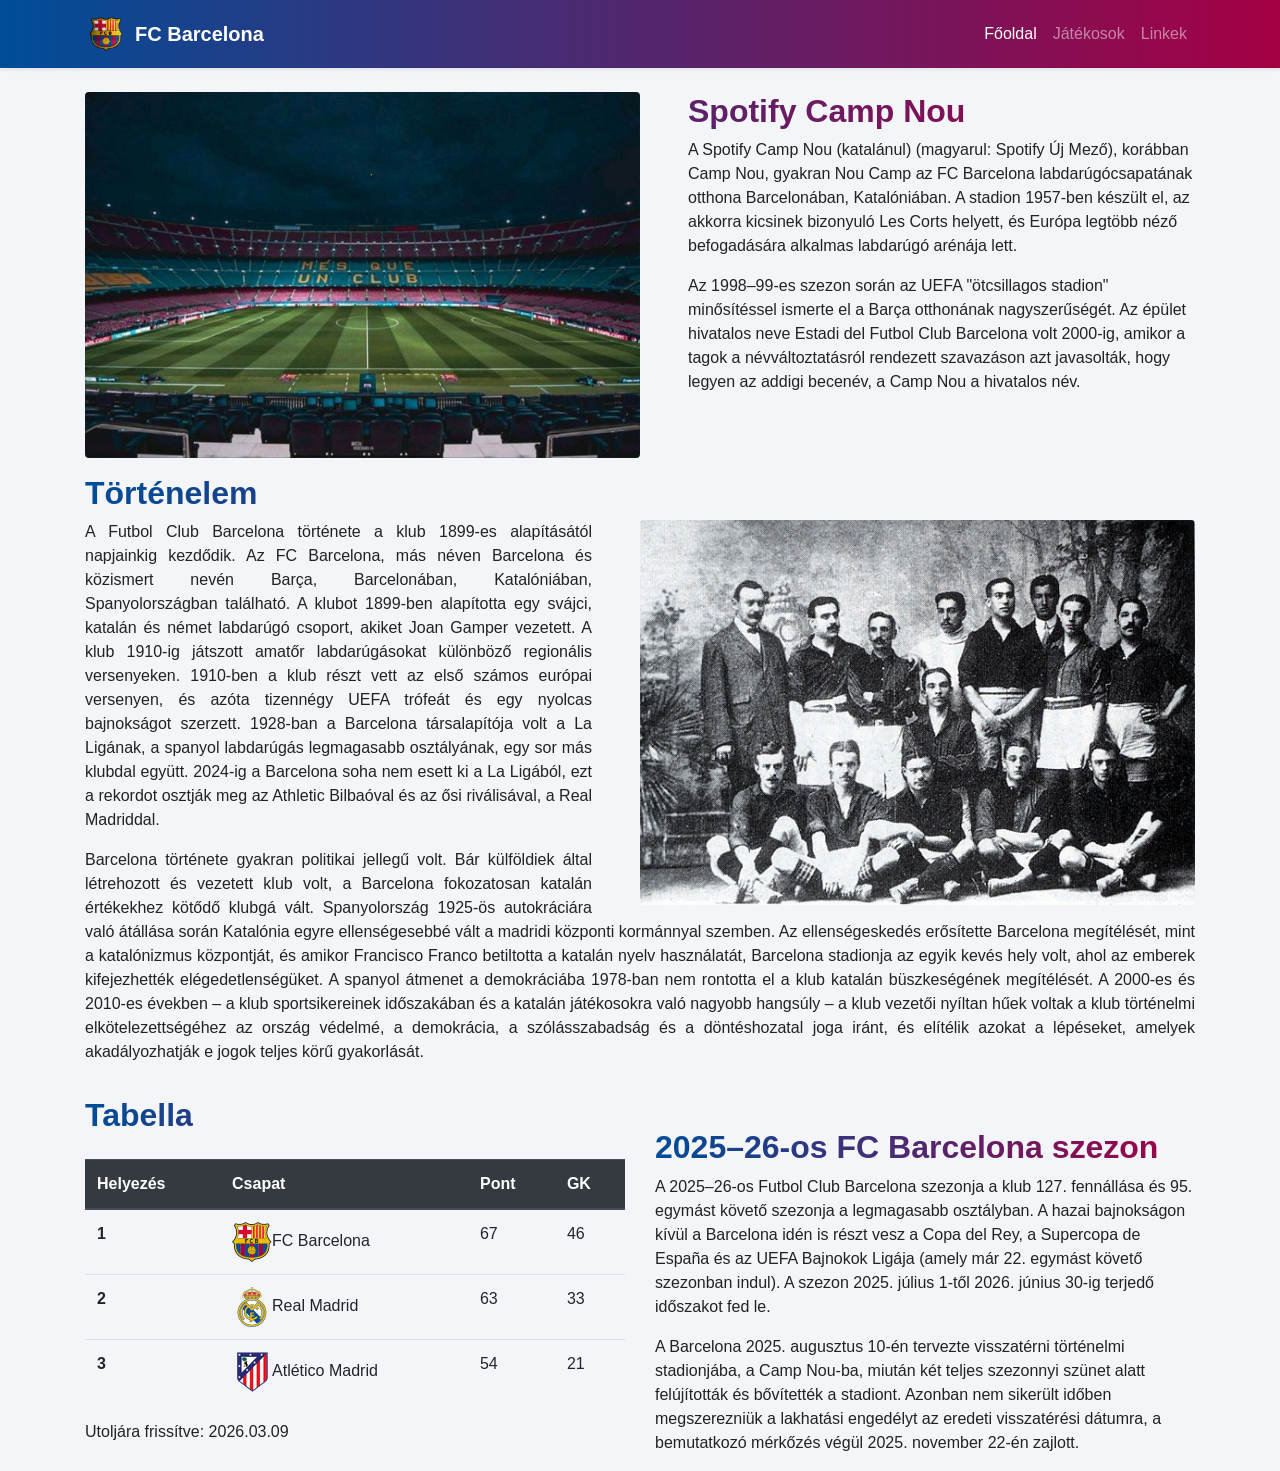
<file: index.html>
<!DOCTYPE html>
<html lang="hu">
<head>
    <meta charset="UTF-8">
    <meta name="viewport" content="width=device-width, initial-scale=1.0">
    <title>FC Barcelona - Főoldal</title>
    <link rel="shortcut icon" href="img/Barcanlogo.png" type="image/x-icon">
    <link rel="stylesheet" href="https://cdn.jsdelivr.net/npm/bootstrap@4.5.3/dist/css/bootstrap.min.css">
    <script src="https://code.jquery.com/jquery-3.5.1.slim.min.js"></script>
    <script src="https://cdn.jsdelivr.net/npm/bootstrap@4.5.3/dist/js/bootstrap.bundle.min.js"></script>
    <link rel="stylesheet" href="barca.css">
</head>
<body>

    <nav class="navbar navbar-expand-lg navbar-dark barca-navbar shadow-sm">
        <div class="container">
            <a class="navbar-brand d-flex align-items-center font-weight-bold" href="index.html">
                <img src="img/Barcanlogo.png" alt="Barcelona logó" class="barca-logo mr-2">
                FC Barcelona
            </a>
            <button class="navbar-toggler" type="button" data-toggle="collapse" data-target="#navbarMenu">
                <span class="navbar-toggler-icon"></span>
            </button>
            <div class="collapse navbar-collapse" id="navbarMenu">
                <ul class="navbar-nav ml-auto">
                    <li class="nav-item active"><a class="nav-link" href="index.html">Főoldal</a></li>
                    <li class="nav-item"><a class="nav-link" href="jatekosok.html">Játékosok</a></li>
                    <li class="nav-item "><a class="nav-link" href="link.html">Linkek</a></li>
                </ul>
            </div>
            
        </div>
    </nav>





<body>
    <div class="container">
        <div class="row  pt-4"> 
            
            <div class="col-12">
                <img src="img/stadion.jpg" alt="Stadium"
                    class="img-fluid d-block mr-5 float-left rounded w-50">
                <h2 class="text-info"> Spotify Camp Nou</h2>
                <p> A Spotify Camp Nou (katalánul) (magyarul: Spotify Új Mező), korábban Camp Nou, gyakran Nou Camp az FC Barcelona
                labdarúgócsapatának otthona Barcelonában, Katalóniában. A stadion 1957-ben készült el, az akkorra kicsinek bizonyuló Les
                Corts helyett, és Európa legtöbb néző befogadására alkalmas labdarúgó arénája lett.</p>
                <p>Az 1998–99-es szezon során az
                UEFA "ötcsillagos stadion" minősítéssel ismerte el a Barça otthonának nagyszerűségét. Az épület hivatalos neve Estadi
                del Futbol Club Barcelona volt 2000-ig, amikor a tagok a névváltoztatásról rendezett szavazáson azt javasolták, hogy
                legyen az addigi becenév, a Camp Nou a hivatalos név.</p>
                
            </div>
            <div class="col-12">
                <h2 class="text-info mt-3" >Történelem</h2>
                <img src="img/tortenelem.jpg"
                    class="img-fluid d-block  ml-5 float-right rounded w-50" alt="Történelmi kép">
                
                <p class="text-justify">A Futbol Club Barcelona története a klub 1899-es alapításától napjainkig kezdődik. Az FC Barcelona, más néven Barcelona
                és közismert nevén Barça, Barcelonában, Katalóniában, Spanyolországban található. A klubot 1899-ben alapította egy
                svájci, katalán és német labdarúgó csoport, akiket Joan Gamper vezetett. A klub 1910-ig játszott amatőr labdarúgásokat
                különböző regionális versenyeken. 1910-ben a klub részt vett az első számos európai versenyen, és azóta tizennégy UEFA
                trófeát és egy nyolcas bajnokságot szerzett. 1928-ban a Barcelona társalapítója volt a La Ligának, a spanyol labdarúgás
                legmagasabb osztályának, egy sor más klubdal együtt. 2024-ig a Barcelona soha nem esett ki a La Ligából, ezt a rekordot
                osztják meg az Athletic Bilbaóval és az ősi riválisával, a Real Madriddal.</p>
                               <p class="text-justify">Barcelona története gyakran politikai jellegű volt. Bár külföldiek által létrehozott és vezetett klub volt, a Barcelona
                fokozatosan katalán értékekhez kötődő klubgá vált. Spanyolország 1925-ös autokráciára való átállása során Katalónia
                egyre ellenségesebbé vált a madridi központi kormánnyal szemben. Az ellenségeskedés erősítette Barcelona megítélését,
                mint a katalónizmus központját, és amikor Francisco Franco betiltotta a katalán nyelv használatát, Barcelona stadionja
                az egyik kevés hely volt, ahol az emberek kifejezhették elégedetlenségüket. A spanyol átmenet a demokráciába 1978-ban
                nem rontotta el a klub katalán büszkeségének megítélését. A 2000-es és 2010-es években – a klub sportsikereinek
                időszakában és a katalán játékosokra való nagyobb hangsúly – a klub vezetői nyíltan hűek voltak a klub történelmi
                elkötelezettségéhez az ország védelmé, a demokrácia, a szólásszabadság és a döntéshozatal joga iránt, és elítélik azokat
                a lépéseket, amelyek akadályozhatják e jogok teljes körű gyakorlását.</p>
                            </div>
        </div>
        <div class="row">
            <div class="col-md-6">
                <h2 class="py-3 text-info">Tabella</h2>
                <table class="table">
                    <thead class="thead-dark">
                        <tr>
                            <th scope="col">Helyezés</th>
                            <th scope="col">Csapat</th>
                            <th scope="col">Pont</th>
                            <th scope="col">GK</th>
                        </tr>
                    </thead>
                    <tbody>
                        <tr>
                            <th scope="row">1</th>
                            <td><img src="img/Barcaklogo.jpg" alt="">FC Barcelona</td>
                            <td>67</td>
                            <td>46</td>
                        </tr>
                        <tr>
                            <th scope="row">2</th>
                            <td><img src="img/Reallogo.jpg" alt="">Real Madrid</td>
                            <td>63</td>
                            <td>33</td>
                        </tr>
                        <tr>
                            <th scope="row">3</th>
                            <td><img src="img/atletico.jpg" alt="">Atlético Madrid</td>
                            <td>54</td>
                            <td>21</td>
                        </tr>
                
                    </tbody>
                
                </table>
                <footer>Utoljára frissítve: 2026.03.09</footer>

            </div>
            <div class="col-md-6 pt-5">
                <h2 class="text-info">2025–26-os FC Barcelona szezon</h2>
                <p>A 2025–26-os Futbol Club Barcelona szezonja a klub 127. fennállása és 95. egymást követő szezonja a legmagasabb
                osztályban. A hazai bajnokságon kívül a Barcelona idén is részt vesz a Copa del Rey, a Supercopa de España és az UEFA
                Bajnokok Ligája (amely már 22. egymást követő szezonban indul). A szezon 2025. július 1-től 2026. június 30-ig terjedő
                időszakot fed le.</p>
                <p>A Barcelona 2025. augusztus 10-én tervezte visszatérni történelmi stadionjába, a Camp Nou-ba, miután két teljes
                szezonnyi szünet alatt felújították és bővítették a stadiont.  Azonban nem sikerült időben megszerezniük a lakhatási
                engedélyt az eredeti visszatérési dátumra, a bemutatkozó mérkőzés végül 2025. november 22-én zajlott.</p>


            </div>
        </div>
    </div>



</body>
</html>
</file>
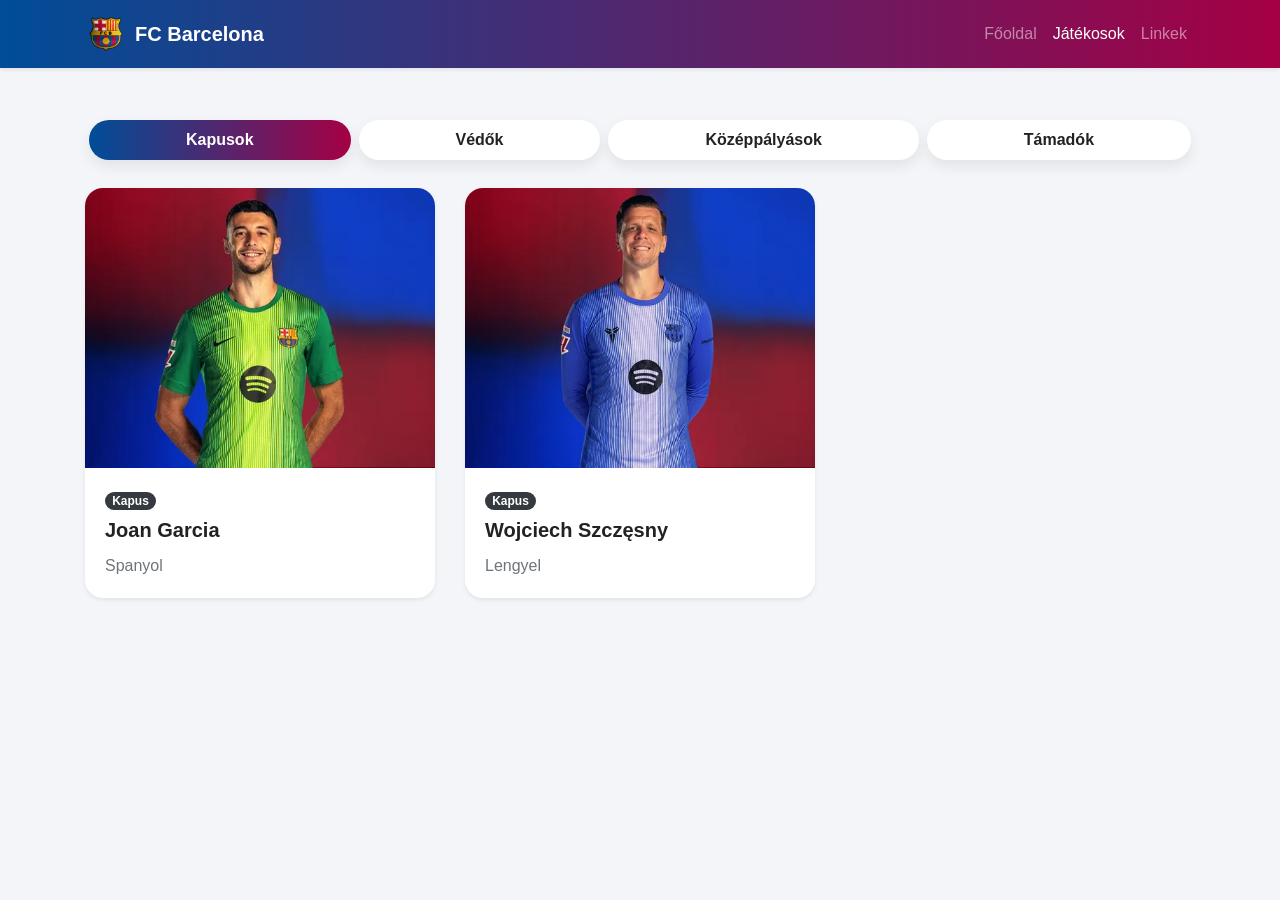
<file: jatekosok.html>
<!DOCTYPE html>
<html lang="hu">

<head>
    <meta charset="UTF-8">
    <meta name="viewport" content="width=device-width, initial-scale=1.0">
    <title>FC Barcelona - Játékosok</title>
    <link rel="shortcut icon" href="img/Barcanlogo.png" type="image/x-icon">
    <link rel="stylesheet" href="https://cdn.jsdelivr.net/npm/bootstrap@4.5.3/dist/css/bootstrap.min.css">
    <link rel="stylesheet" href="barca.css">
</head>

<body>
   
    <nav class="navbar navbar-expand-lg navbar-dark barca-navbar shadow-sm">
        <div class="container">
            <a class="navbar-brand d-flex align-items-center font-weight-bold" href="index.html">
                <img src="img/Barcanlogo.png" alt="Barcelona logó" class="barca-logo mr-2">

                FC Barcelona
            </a>
            <button class="navbar-toggler" type="button" data-toggle="collapse" data-target="#navbarMenu">
                <span class="navbar-toggler-icon"></span>
            </button>
            <div class="collapse navbar-collapse" id="navbarMenu">
                <ul class="navbar-nav ml-auto">
                    <li class="nav-item">
                        <a class="nav-link" href="index.html">Főoldal</a>
                    </li>
                    <li class="nav-item active">
                        <a class="nav-link" href="jatekosok.html">Játékosok</a>
                    </li>
                    <li class="nav-item "><a class="nav-link" href="link.html">Linkek</a></li>
                </ul>
            </div>
        </div>
    </nav>

    <main class="py-5">
        <div class="container">
     
            <ul class="nav nav-pills nav-fill player-tabs mb-4" id="playerTabs" role="tablist">
                <li class="nav-item">
                    <a class="nav-link active" id="kapusok-tab" data-toggle="pill" href="#kapusok"
                        role="tab">Kapusok</a>
                </li>
                <li class="nav-item">
                    <a class="nav-link" id="vedok-tab" data-toggle="pill" href="#vedok" role="tab">Védők</a>
                </li>
                <li class="nav-item">
                    <a class="nav-link" id="kozeppalyasok-tab" data-toggle="pill" href="#kozeppalyasok"
                        role="tab">Középpályások</a>
                </li>
                <li class="nav-item">
                    <a class="nav-link" id="tamadok-tab" data-toggle="pill" href="#tamadok" role="tab">Támadók</a>
                </li>
            </ul>
            <div class="tab-content">
               
                <div class="tab-pane fade show active" id="kapusok" role="tabpanel">
                    <div class="row">
                        <div class="col-sm-6 col-lg-4 mb-4">
                            <a href="https://www.fcbarcelona.com/en/football/first-team/players/110491/joan-garcia" class="player-link">
                                <div class="card player-card h-100 border-0 shadow-sm">
                                    <img src="img/kapus1.jpg" class="card-img-top player-img" alt="Joan Garcia">
                                    <div class="card-body">
                                        <span class="badge badge-pill badge-dark mb-2">Kapus</span>
                                        <h5 class="card-title font-weight-bold">Joan Garcia</h5>
                                        <p class="card-text text-muted mb-0">Spanyol</p>
                                    </div>
                                </div>
                            </a>
                        </div>
                        <div class="col-sm-6 col-lg-4 mb-4">
                            <a href="https://www.fcbarcelona.com/en/football/first-team/players/3543/wojciech-szczesny" class="player-link">
                                <div class="card player-card h-100 border-0 shadow-sm">
                                    <img src="img/kapus2.jpg" class="card-img-top player-img" alt="Wojciech Szczęsny">
                                    <div class="card-body">
                                        <span class="badge badge-pill badge-dark mb-2">Kapus</span>
                                        <h5 class="card-title font-weight-bold">Wojciech Szczęsny</h5>
                                        <p class="card-text text-muted mb-0">Lengyel</p>
                                    </div>
                                </div>
                            </a>
                        </div>
                    </div>
                </div>
            
                <div class="tab-pane fade" id="vedok" role="tabpanel">
                    <div class="row">
                        <div class="col-sm-6 col-lg-4 mb-4">
                            <a href="https://www.fcbarcelona.com/en/football/first-team/players/66133/ronald-araujo" class="player-link">
                                <div class="card player-card h-100 border-0 shadow-sm">
                                    <img src="img/vedo1.webp" class="card-img-top player-img" alt="Ronald Araujo">
                                    <div class="card-body">
                                        <span class="badge badge-pill badge-primary mb-2">Védő</span>
                                        <h5 class="card-title font-weight-bold">Ronald Araujo</h5>
                                        <p class="card-text text-muted mb-0">Uruguayi</p>
                                    </div>
                                </div>
                            </a>
                        </div>
                        <div class="col-sm-6 col-lg-4 mb-4">
                            <a href="https://www.fcbarcelona.com/en/football/first-team/players/129400/pau-cubarsi " class="player-link">
                                <div class="card player-card h-100 border-0 shadow-sm">
                                    <img src="img/vedo2.webp" class="card-img-top player-img" alt="Pau Cubarsí">
                                    <div class="card-body">
                                        <span class="badge badge-pill badge-primary mb-2">Védő</span>
                                        <h5 class="card-title font-weight-bold">Pau Cubarsí</h5>
                                        <p class="card-text text-muted mb-0">Spanyol</p>
                                    </div>
                                </div>
                            </a>
                        </div>
                        <div class="col-sm-6 col-lg-4 mb-4">
                            <a href="https://www.fcbarcelona.com/en/football/first-team/players/15552/jules-kounde" class="player-link">
                                <div class="card player-card h-100 border-0 shadow-sm">
                                    <img src="img/vedo3.webp" class="card-img-top player-img" alt="Jules Kounde">
                                    <div class="card-body">
                                        <span class="badge badge-pill badge-primary mb-2">Védő</span>
                                        <h5 class="card-title font-weight-bold">Jules Kounde</h5>
                                        <p class="card-text text-muted mb-0">Francia</p>
                                    </div>
                                </div>
                            </a>
                        </div>
                    </div>
                </div>
            
                <div class="tab-pane fade" id="kozeppalyasok" role="tabpanel">
                    <div class="row">
                        <div class="col-sm-6 col-lg-4 mb-4">
                            <a href="https://www.fcbarcelona.com/en/football/first-team/players/118929/fermin-lopez" class="player-link">
                                <div class="card player-card h-100 border-0 shadow-sm">
                                    <img src="img/kozeppalya1.jpg" class="card-img-top player-img" alt="Fermín López">
                                    <div class="card-body">
                                        <span class="badge badge-pill badge-warning mb-2">Középpályás</span>
                                        <h5 class="card-title font-weight-bold">Fermín López</h5>
                                        <p class="card-text text-muted mb-0">Spanyol</p>
                                    </div>
                                </div>
                            </a>
                        </div>
                        <div class="col-sm-6 col-lg-4 mb-4">
                            <a href="https://www.fcbarcelona.com/en/football/first-team/players/70486/pedro-gonzalez" class="player-link">
                                <div class="card player-card h-100 border-0 shadow-sm">
                                    <img src="img/kozeppalya2.jpg" class="card-img-top player-img" alt="Pedri">
                                    <div class="card-body">
                                        <span class="badge badge-pill badge-warning mb-2">Középpályás</span>
                                        <h5 class="card-title font-weight-bold">Pedri</h5>
                                        <p class="card-text text-muted mb-0">Spanyol</p>
                                    </div>
                                </div>
                            </a>
                        </div>
                        <div class="col-sm-6 col-lg-4 mb-4">
                            <a href="https://www.fcbarcelona.com/en/football/first-team/players/141411/marc-bernal" class="player-link">
                                <div class="card player-card h-100 border-0 shadow-sm">
                                    <img src="img/kozeppalya3.jpg" class="card-img-top player-img" alt="Marc Bernal">
                                    <div class="card-body">
                                        <span class="badge badge-pill badge-warning mb-2">Középpályás</span>
                                        <h5 class="card-title font-weight-bold">Marc Bernal</h5>
                                        <p class="card-text text-muted mb-0">Spanyol</p>
                                    </div>
                                </div>
                            </a>
                        </div>
                    </div>
                </div>
                <div class="tab-pane fade" id="tamadok" role="tabpanel">
                    <div class="row">
                        <div class="col-sm-6 col-lg-4 mb-4">
                            <a href="https://www.fcbarcelona.com/en/football/first-team/players/24156/raphael-dias-belloli" class="player-link">
                                <div class="card player-card h-100 border-0 shadow-sm">
                                    <img src="img/tamado1.jpg" class="card-img-top player-img" alt="Raphinha">
                                    <div class="card-body">
                                        <span class="badge badge-pill badge-danger mb-2">Támadó</span>
                                        <h5 class="card-title font-weight-bold">Raphinha</h5>
                                        <p class="card-text text-muted mb-0">Brazil</p>
                                    </div>
                                </div>
                            </a>
                        </div>
                        <div class="col-sm-6 col-lg-4 mb-4">
                            <a href="https://www.fcbarcelona.com/en/football/first-team/players/5109/robert-lewandowski" class="player-link">
                                <div class="card player-card h-100 border-0 shadow-sm">
                                    <img src="img/tamado2.jpg" class="card-img-top player-img" alt="Robert Lewandowski">
                                    <div class="card-body">
                                        <span class="badge badge-pill badge-danger mb-2">Támadó</span>
                                        <h5 class="card-title font-weight-bold">Robert Lewandowski</h5>
                                        <p class="card-text text-muted mb-0">Lengyel</p>
                                    </div>
                                </div>
                            </a>
                        </div>
                        <div class="col-sm-6 col-lg-4 mb-4">
                            <a href="https://www.fcbarcelona.com/en/football/first-team/players/129404/lamine-yamal-nasraoui-ebana" class="player-link">
                                <div class="card player-card h-100 border-0 shadow-sm">
                                    <img src="img/tamado3.jpg" class="card-img-top player-img" alt="Lamine Yamal">
                                    <div class="card-body">
                                        <span class="badge badge-pill badge-danger mb-2">Támadó</span>
                                        <h5 class="card-title font-weight-bold">Lamine Yamal</h5>
                                        <p class="card-text text-muted mb-0">Spanyol</p>
                                    </div>
                                </div>
                            </a>
                        </div>
                    </div>
                </div>
            </div>
        </div>
    </main>
    
    <script src="https://code.jquery.com/jquery-3.5.1.slim.min.js"></script>
    <script src="https://cdn.jsdelivr.net/npm/bootstrap@4.5.3/dist/js/bootstrap.bundle.min.js"></script>
</body>

</html>
</file>
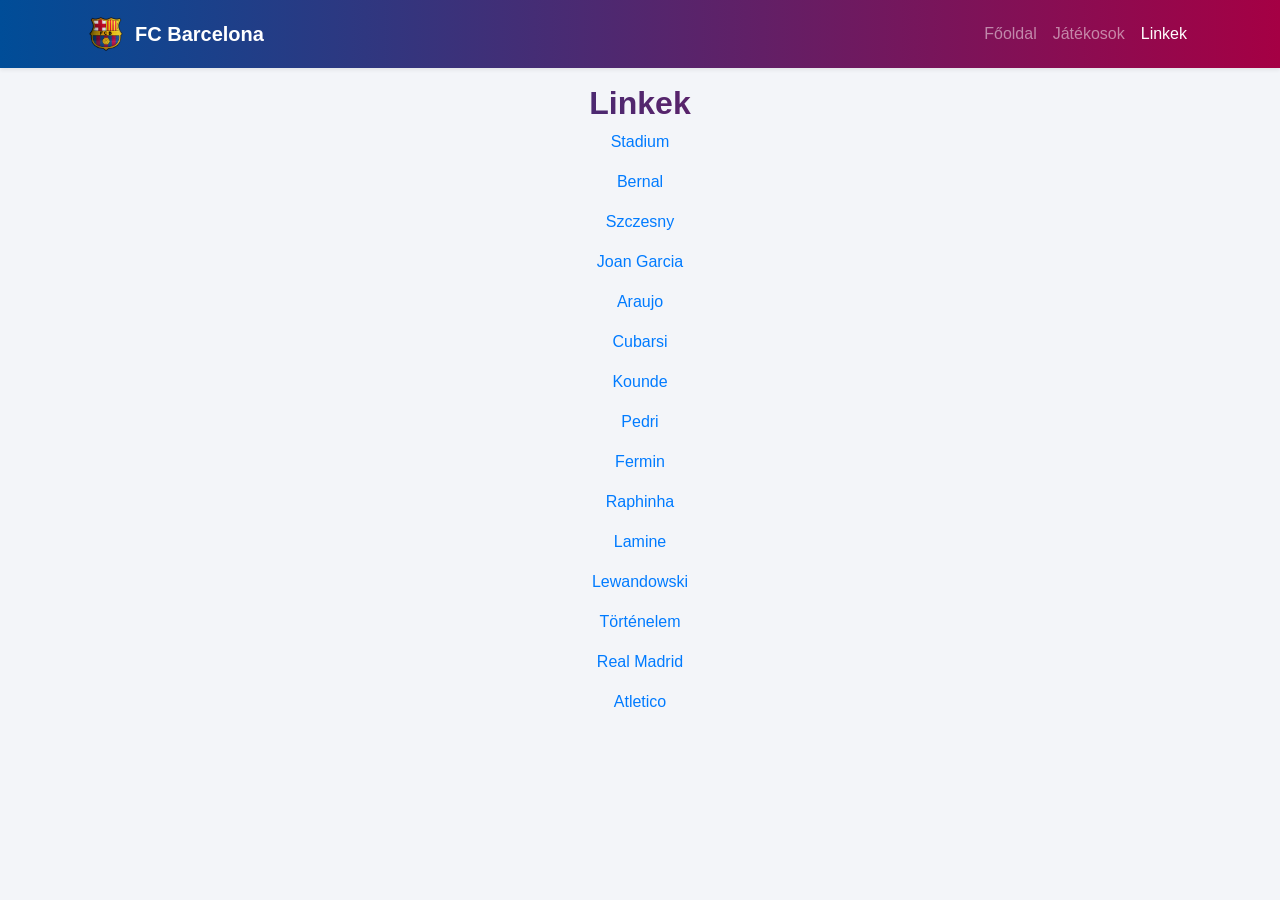
<file: link.html>
<!DOCTYPE html>
<html lang="hu">

<head>
    <meta charset="UTF-8">
    <meta name="viewport" content="width=device-width, initial-scale=1.0">
    <title>FC Barcelona - Link</title>
    <link rel="shortcut icon" href="img/Barcanlogo.png" type="image/x-icon">
    <link rel="stylesheet" href="https://cdn.jsdelivr.net/npm/bootstrap@4.5.3/dist/css/bootstrap.min.css">
    <script src="https://code.jquery.com/jquery-3.5.1.slim.min.js"></script>
    <script src="https://cdn.jsdelivr.net/npm/bootstrap@4.5.3/dist/js/bootstrap.bundle.min.js"></script>
    <link rel="stylesheet" href="barca.css">
</head>
<style>
.center-text {
    text-align: center; 
}
</style>
<body>

    <nav class="navbar navbar-expand-lg navbar-dark barca-navbar shadow-sm">
        <div class="container">
            <a class="navbar-brand d-flex align-items-center font-weight-bold" href="index.html">
                <img src="img/Barcanlogo.png" alt="Barcelona logó" class="barca-logo mr-2">
                FC Barcelona
            </a>
            <button class="navbar-toggler" type="button" data-toggle="collapse" data-target="#navbarMenu">
                <span class="navbar-toggler-icon"></span>
            </button>
            <div class="collapse navbar-collapse" id="navbarMenu">
                <ul class="navbar-nav ml-auto">
                    <li class="nav-item "><a class="nav-link" href="index.html">Főoldal</a></li>
                    <li class="nav-item"><a class="nav-link" href="jatekosok.html">Játékosok</a></li>
                    <li class="nav-item active"><a class="nav-link" href="link.html">Linkek</a></li>
                </ul>
            </div>

        </div>
    </nav>

<body>
    <h2 class="text-info mt-3 center-text">Linkek</h2>
    
 
    </div>
    <p class="center-text"><a href="https://i.pinimg.com/736x/1c/dc/2f/1cdc2f2654ce16811f81f2e20d2cac0f.jpg">Stadium</a></p>
        <p class="center-text"><a
            href="https://www.fcbarcelona.com/photo-resources/2025/09/09/d19a70cc-af3f-4ea0-b0d8-5ef0d098211a/22-Bernal.jpg?width=1200&height=750">Bernal</a>
        <p class="center-text"><a
            href="https://www.fcbarcelona.com/photo-resources/2025/09/09/01ac5137-9725-4e97-858e-711344d43fb5/25-Szczesny.jpg?width=640&height=400">Szczesny</a></p>
        <p class="center-text"><a
            href="https://www.fcbarcelona.com/photo-resources/2025/09/09/2b12f57a-582e-408a-b23e-ec9c42b0d5b9/01-Joan_Garcia.jpg?width=640&height=400">Joan Garcia</a></p>
        <p class="center-text"><a
            href="https://www.fcbarcelona.com/photo-resources/2025/09/09/46af26e5-df57-406a-9bb1-b6f037631f0f/04-Araujo.jpg?width=640&height=400">Araujo</a></p>
        <p class="center-text "><a
            href="https://www.fcbarcelona.com/photo-resources/2025/09/09/2ca1e448-3d31-4ff2-9909-44fd00368472/02-Cubarsi.jpg?width=640&height=400">Cubarsi</a></p>
        <p class="center-text"><a
            href="https://www.fcbarcelona.com/photo-resources/2025/09/09/e25e8ccc-4b69-48ef-8c48-2eebbcc74770/23-Kounde.jpg?width=640&height=400">Kounde</a></p>
        <p class="center-text"><a
            href="https://www.fcbarcelona.com/photo-resources/2025/09/10/597a1e13-c0b2-4c93-a2fd-4cc39a9459cc/08-Pedri.jpg?width=640&height=400">Pedri</a></p>
        <p class="center-text"><a
            href="https://www.fcbarcelona.com/photo-resources/2025/09/09/4e851606-cfd6-4dc4-9042-c3dee40dbeb7/16-Fermin.jpg?width=640&height=400">Fermin</a></p>
        <p class="center-text"><a
            href="https://www.fcbarcelona.com/photo-resources/2025/09/10/08bbb1ff-004b-4623-a675-66fd1fbfdc8b/11-Raphinha.jpg?width=640&height=400">Raphinha</a></p>
        <p class="center-text"><a
            href="https://www.fcbarcelona.com/photo-resources/2025/09/09/a9ecee2c-116c-405c-8524-3127913e7a3c/10-Lamine.jpg?width=640&height=400">Lamine</a></p>
        <p class="center-text"><a 
            href="https://www.fcbarcelona.com/photo-resources/2025/09/10/6dd5aa47-d5fb-45a5-b171-0da82c9c7105/09-Lewandowski.jpg?width=640&height=400">Lewandowski</a>
        <p class="center-text"><a href="https://upload.wikimedia.org/wikipedia/commons/0/03/FC_Barcelona_1910.jpg">Történelem</a>
    </p>
    <p class="center-text"><a href="https://resources.fcbarcelona.pulselive.com/badges/club/40/RMD.png">Real Madrid</a></p>
    <p class="center-text"><a href="https://resources.fcbarcelona.pulselive.com/badges/club/40/ATM.png">Atletico</a></p>


</body>
</file>
<file: barca.css>
:root {
    --barca-blue: #004D98;
    --barca-red: #A50044;
    --barca-gold: #FFCC00;
    --barca-light: #f3f5f9;
    --barca-dark: #111827;
}
 h2 {
     font-size: 2em;
     font-weight: bold;
     
     background: linear-gradient(90deg, var(--barca-blue), var(--barca-red));
     
     -webkit-background-clip: text;
     background-clip: text;
     
     color: transparent;
     
     -webkit-text-fill-color: transparent;
 }

body {
    background: var(--barca-light);
    color: #222;
}

.barca-navbar {
    background: linear-gradient(90deg, var(--barca-blue), var(--barca-red));
}

.barca-logo {
    width: 42px;
    height: 42px;
    object-fit: contain;
}

.players-hero {
    background: linear-gradient(90deg, var(--barca-blue), var(--barca-red));
}

.player-tabs .nav-link {
    margin: 4px;
    border-radius: 999px;
    background: #fff;
    color: #222;
    font-weight: 700;
    box-shadow: 0 6px 14px rgba(0, 0, 0, 0.08);
}

.player-tabs .nav-link.active {
    background: linear-gradient(90deg, var(--barca-blue), var(--barca-red));
    color: #fff;
}

.player-link {
    text-decoration: none !important;
    color: inherit;
}

.player-card {
    border-radius: 18px;
    overflow: hidden;
    transition: all 0.25s ease;
}

.player-card:hover {
    transform: translateY(-8px);
    box-shadow: 0 1rem 2rem rgba(0, 0, 0, 0.15) !important;
}

.player-img {
    width: 100%;
    height: 280px;
    object-fit: cover;
}

.footer-barca {
    background: var(--barca-dark);
}

@media (max-width: 767px) {
    .player-img {
        height: 240px;
    }

    .player-tabs .nav-link {
        font-size: 0.95rem;
        padding: 10px 8px;
    }
}
</file>
